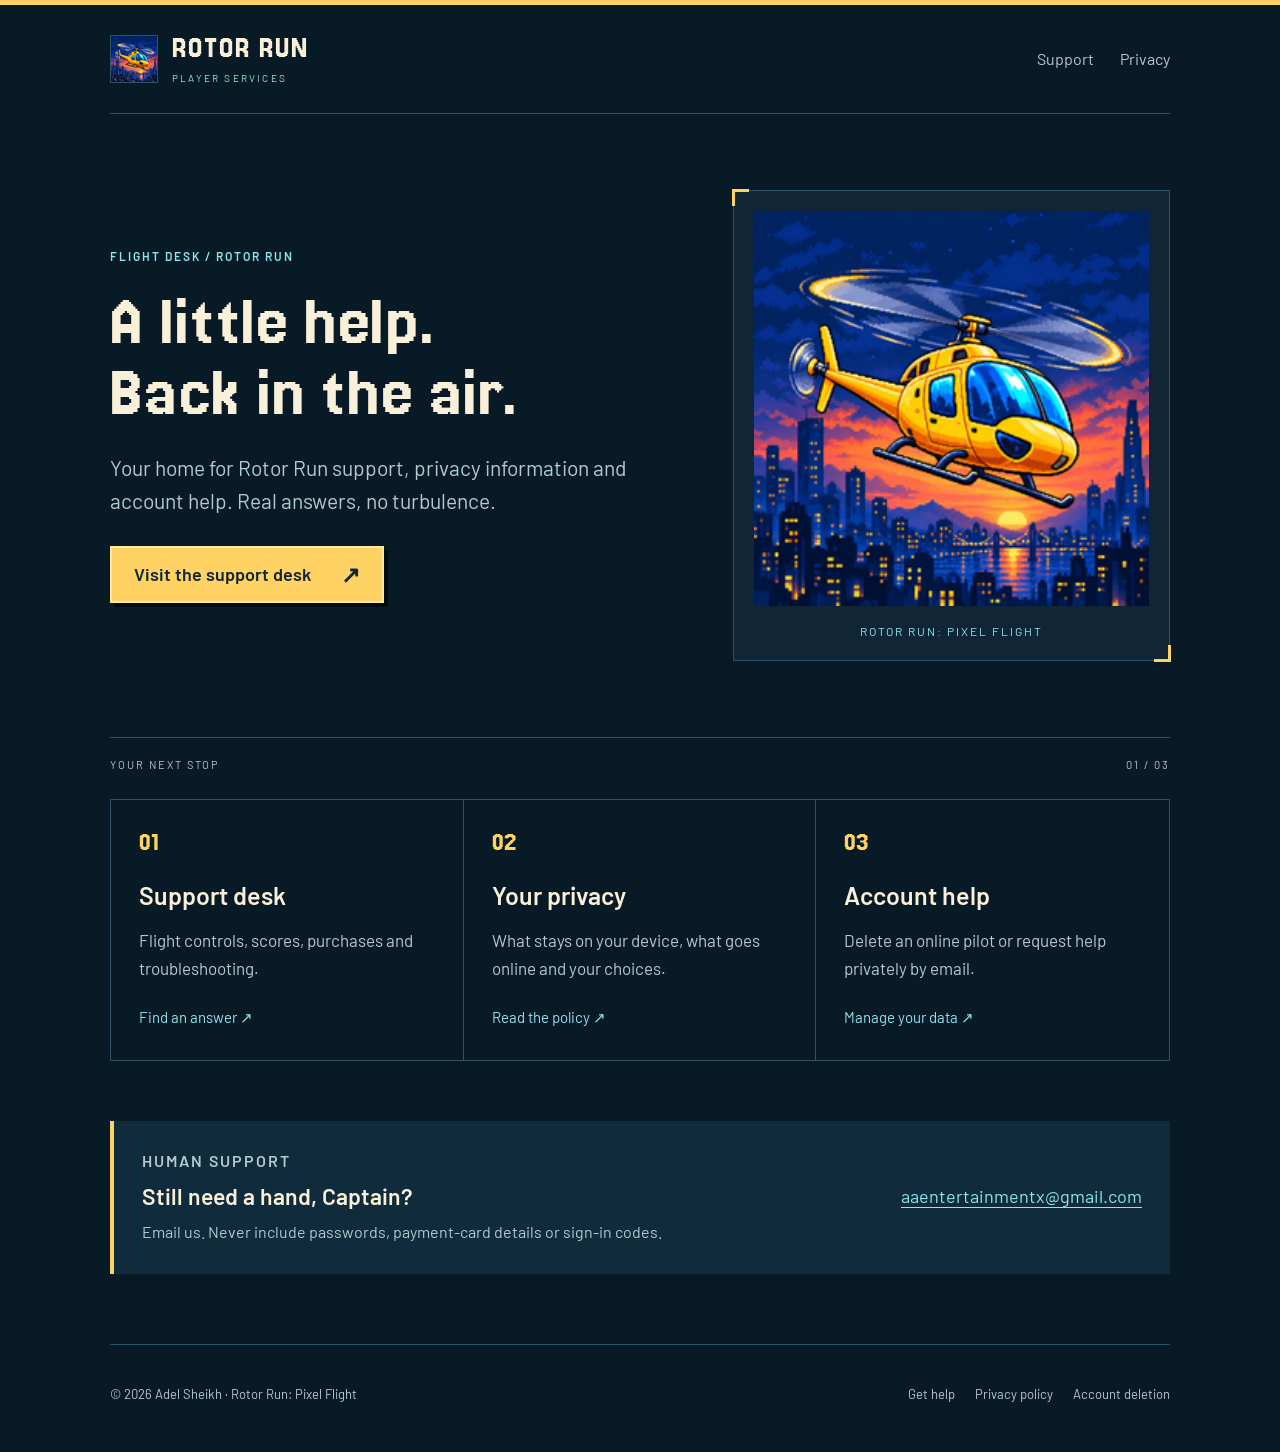
<file: index.html>
<!doctype html>
<html lang="en"><head><meta charset="utf-8"><meta name="viewport" content="width=device-width, initial-scale=1">
<meta name="description" content="Official Rotor Run: Pixel Flight support, privacy information and account-deletion help."><meta name="referrer" content="no-referrer">
<meta http-equiv="Content-Security-Policy" content="default-src 'none'; img-src 'self'; style-src 'self'; font-src 'self'; base-uri 'none'; form-action 'none'">
<meta name="theme-color" content="#0a1e2b"><title>Player support & privacy · Rotor Run</title>
<link rel="icon" type="image/png" href="assets/icon-120.png"><link rel="stylesheet" href="assets/site.css">
</head><body><a class="skip" href="#main">Skip to content</a><div class="shell"><header class="masthead"><a class="brand" href="index.html"><img src="assets/icon-120.png" width="48" height="48" alt=""><span>ROTOR RUN<small>PLAYER SERVICES</small></span></a><nav aria-label="Main navigation"><a href="support/">Support</a><a href="privacy/">Privacy</a></nav></header><main id="main">
<section class="hero"><div><p class="eyebrow">FLIGHT DESK / ROTOR RUN</p><h1>A little help.<br>Back in the air.</h1><p class="lede">Your home for Rotor Run support, privacy information and account help. Real answers, no turbulence.</p><a class="button" href="support/">Visit the support desk <span aria-hidden="true">↗</span></a></div><figure class="hero-art"><img src="assets/icon-256.png" width="256" height="256" alt="Yellow Rotor Run helicopter with spinning rotors over a sunset city"><figcaption>ROTOR RUN: PIXEL FLIGHT</figcaption></figure></section>
<div class="section-rule"><span>YOUR NEXT STOP</span><span aria-hidden="true">01 / 03</span></div>
<section class="routes" aria-label="Player services"><a class="route" href="support/"><span class="route-num">01</span><h2>Support desk</h2><p>Flight controls, scores, purchases and troubleshooting.</p><span class="route-link">Find an answer ↗</span></a><a class="route" href="privacy/"><span class="route-num">02</span><h2>Your privacy</h2><p>What stays on your device, what goes online and your choices.</p><span class="route-link">Read the policy ↗</span></a><a class="route" href="account-deletion/"><span class="route-num">03</span><h2>Account help</h2><p>Delete an online pilot or request help privately by email.</p><span class="route-link">Manage your data ↗</span></a></section>
<aside class="contact-strip"><div><p class="eyebrow">HUMAN SUPPORT</p><h2>Still need a hand, Captain?</h2><p>Email us. Never include passwords, payment-card details or sign-in codes.</p></div><a href="mailto:aaentertainmentx@gmail.com?subject=Rotor%20Run%20%E2%80%94%20Support%20request">aaentertainmentx@gmail.com</a></aside>
</main><footer><p>© 2026 Adel Sheikh · Rotor Run: Pixel Flight</p><nav aria-label="Footer"><a href="support/">Get help</a><a href="privacy/">Privacy policy</a><a href="account-deletion/">Account deletion</a></nav></footer></div></body></html>
</file>
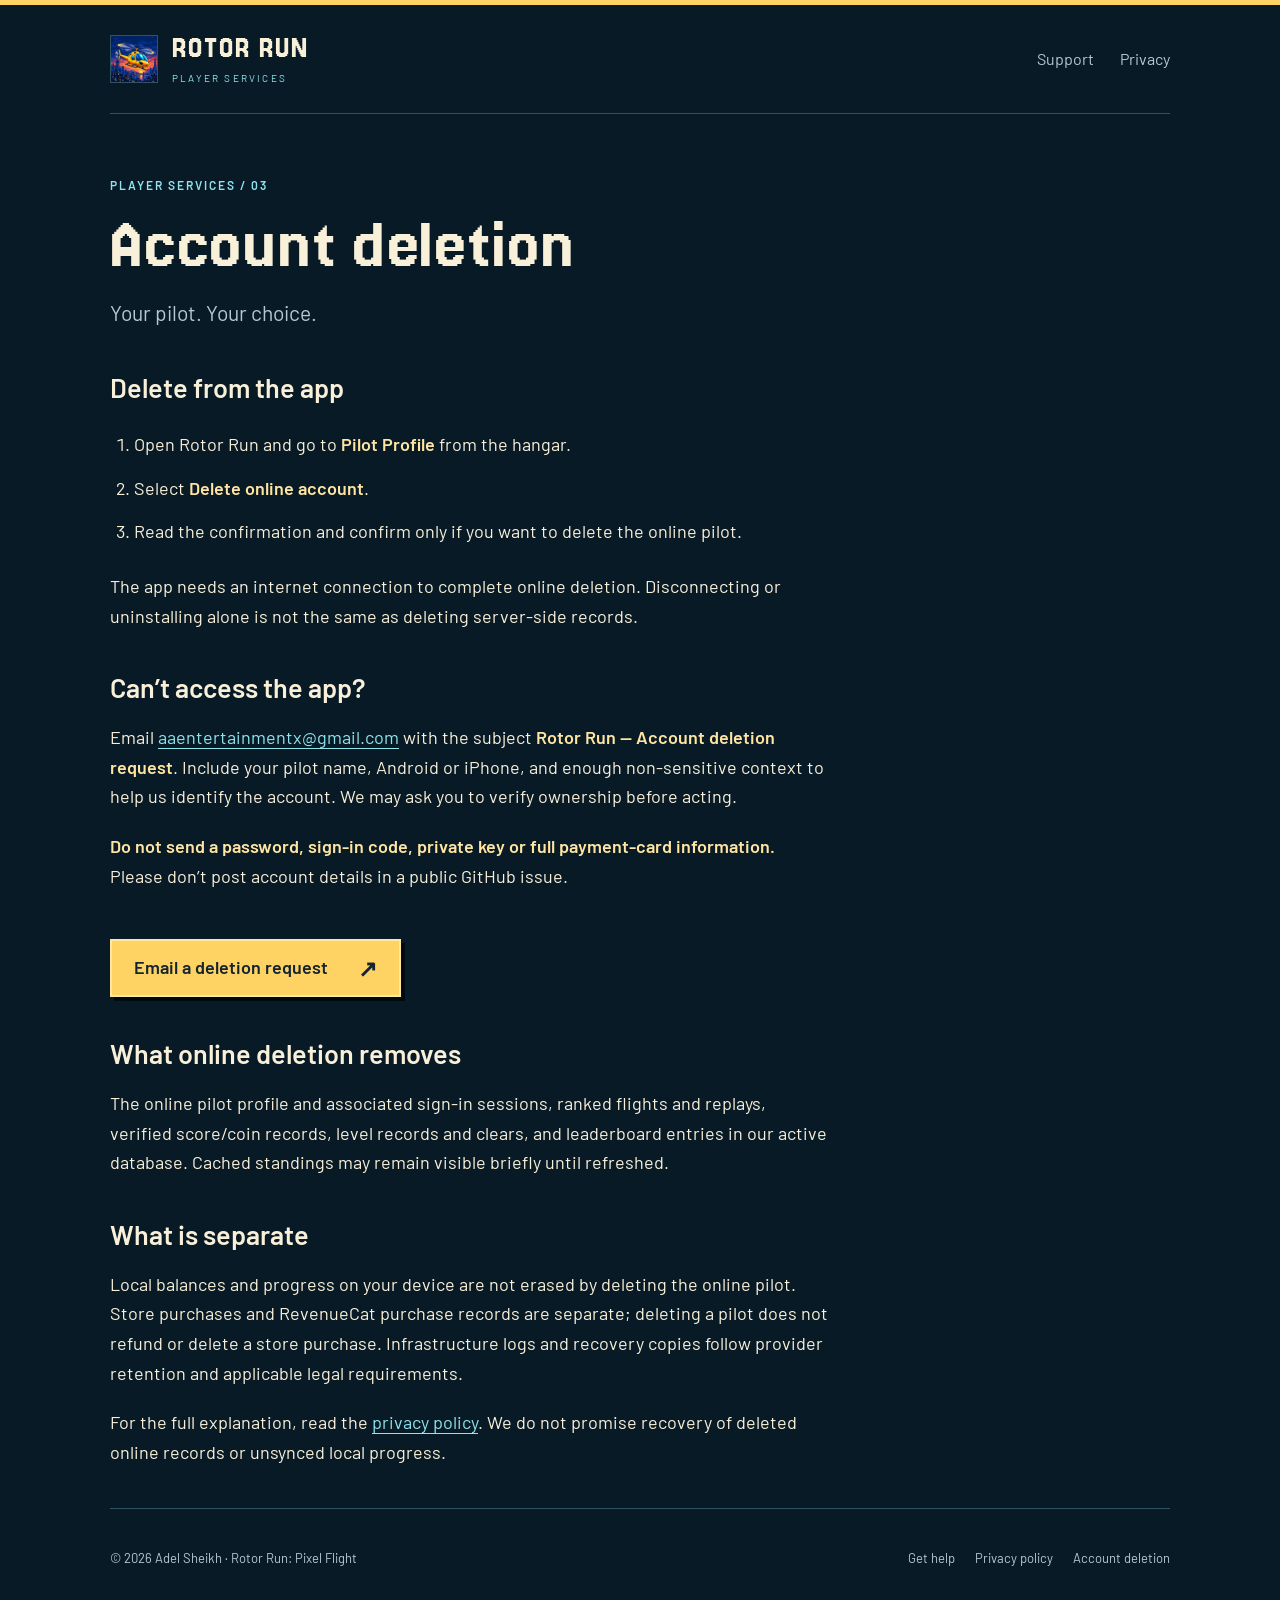
<file: account-deletion/index.html>
<!doctype html>
<html lang="en"><head><meta charset="utf-8"><meta name="viewport" content="width=device-width, initial-scale=1">
<meta name="description" content="Delete a Rotor Run online pilot in the app or request verified deletion assistance by email."><meta name="referrer" content="no-referrer">
<meta http-equiv="Content-Security-Policy" content="default-src 'none'; img-src 'self'; style-src 'self'; font-src 'self'; base-uri 'none'; form-action 'none'">
<meta name="theme-color" content="#0a1e2b"><title>Account deletion · Rotor Run</title>
<link rel="icon" type="image/png" href="../assets/icon-120.png"><link rel="stylesheet" href="../assets/site.css">
</head><body><a class="skip" href="#main">Skip to content</a><div class="shell"><header class="masthead"><a class="brand" href="../index.html"><img src="../assets/icon-120.png" width="48" height="48" alt=""><span>ROTOR RUN<small>PLAYER SERVICES</small></span></a><nav aria-label="Main navigation"><a href="../support/">Support</a><a href="../privacy/">Privacy</a></nav></header><main id="main">
<div class="page-heading"><p class="eyebrow">PLAYER SERVICES / 03</p><h1>Account deletion</h1><p class="lede">Your pilot. Your choice.</p></div>
<article class="article narrow"><section><h2>Delete from the app</h2><ol class="steps"><li>Open Rotor Run and go to <strong>Pilot Profile</strong> from the hangar.</li><li>Select <strong>Delete online account</strong>.</li><li>Read the confirmation and confirm only if you want to delete the online pilot.</li></ol><p>The app needs an internet connection to complete online deletion. Disconnecting or uninstalling alone is not the same as deleting server-side records.</p></section>
<section><h2>Can’t access the app?</h2><p>Email <a href="mailto:aaentertainmentx@gmail.com?subject=Rotor%20Run%20%E2%80%94%20Account%20deletion%20request">aaentertainmentx@gmail.com</a> with the subject <strong>Rotor Run — Account deletion request</strong>. Include your pilot name, Android or iPhone, and enough non-sensitive context to help us identify the account. We may ask you to verify ownership before acting.</p><p><strong>Do not send a password, sign-in code, private key or full payment-card information.</strong> Please don’t post account details in a public GitHub issue.</p><a class="button" href="mailto:aaentertainmentx@gmail.com?subject=Rotor%20Run%20%E2%80%94%20Account%20deletion%20request">Email a deletion request <span aria-hidden="true">↗</span></a></section>
<section><h2>What online deletion removes</h2><p>The online pilot profile and associated sign-in sessions, ranked flights and replays, verified score/coin records, level records and clears, and leaderboard entries in our active database. Cached standings may remain visible briefly until refreshed.</p></section>
<section><h2>What is separate</h2><p>Local balances and progress on your device are not erased by deleting the online pilot. Store purchases and RevenueCat purchase records are separate; deleting a pilot does not refund or delete a store purchase. Infrastructure logs and recovery copies follow provider retention and applicable legal requirements.</p><p>For the full explanation, read the <a href="../privacy/">privacy policy</a>. We do not promise recovery of deleted online records or unsynced local progress.</p></section></article>
</main><footer><p>© 2026 Adel Sheikh · Rotor Run: Pixel Flight</p><nav aria-label="Footer"><a href="../support/">Get help</a><a href="../privacy/">Privacy policy</a><a href="../account-deletion/">Account deletion</a></nav></footer></div></body></html>
</file>
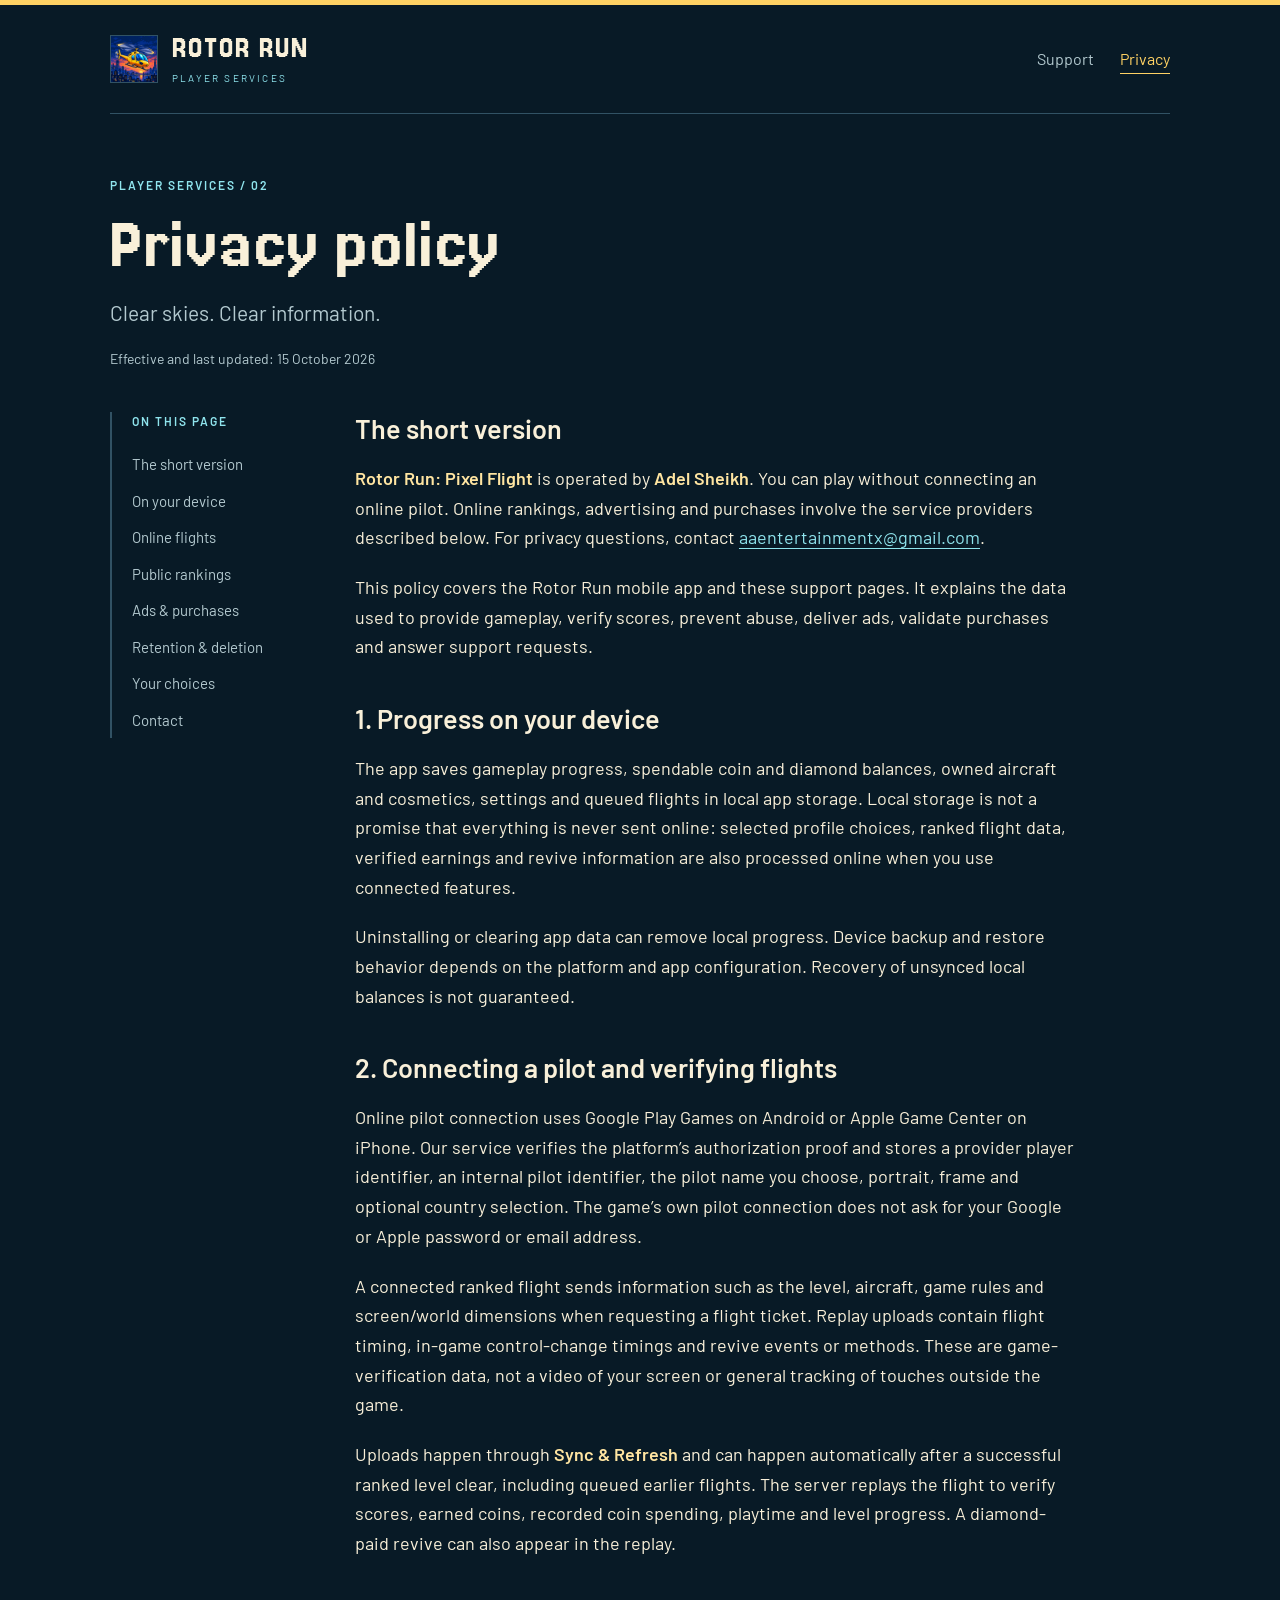
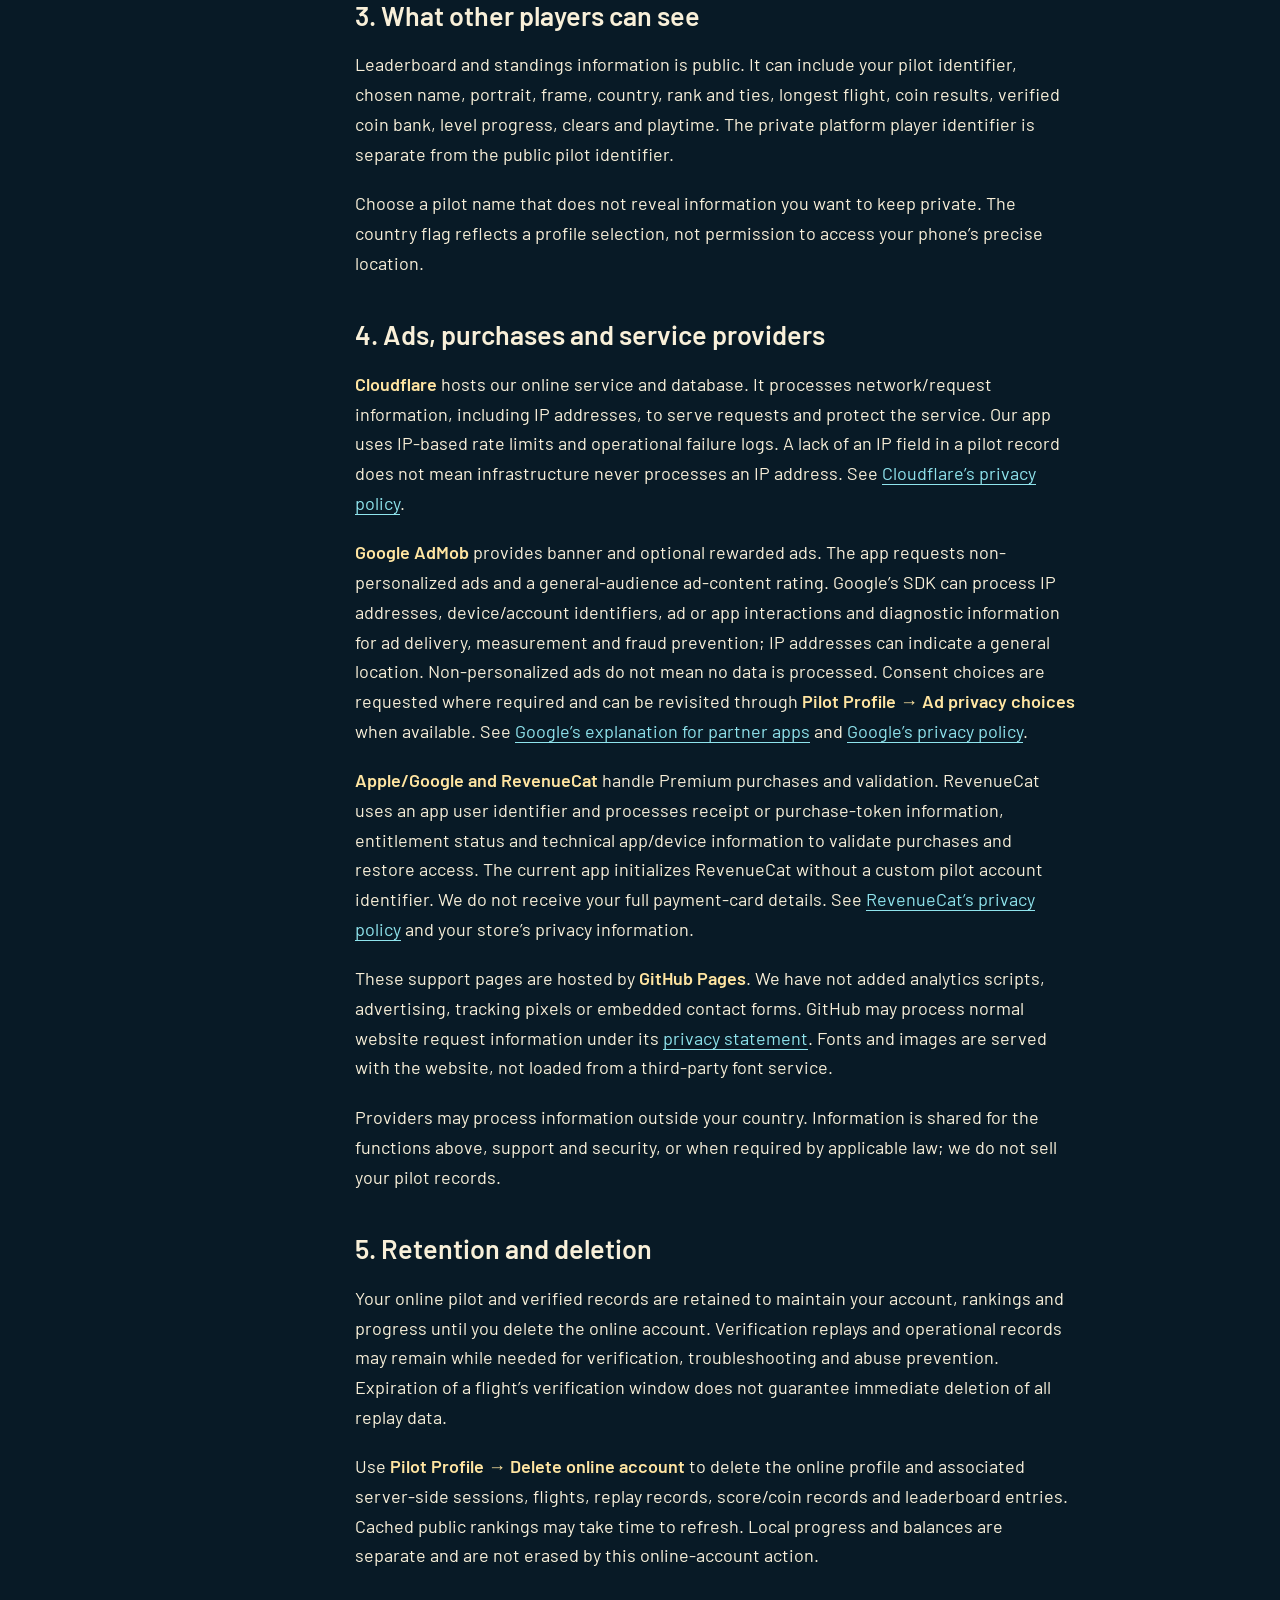
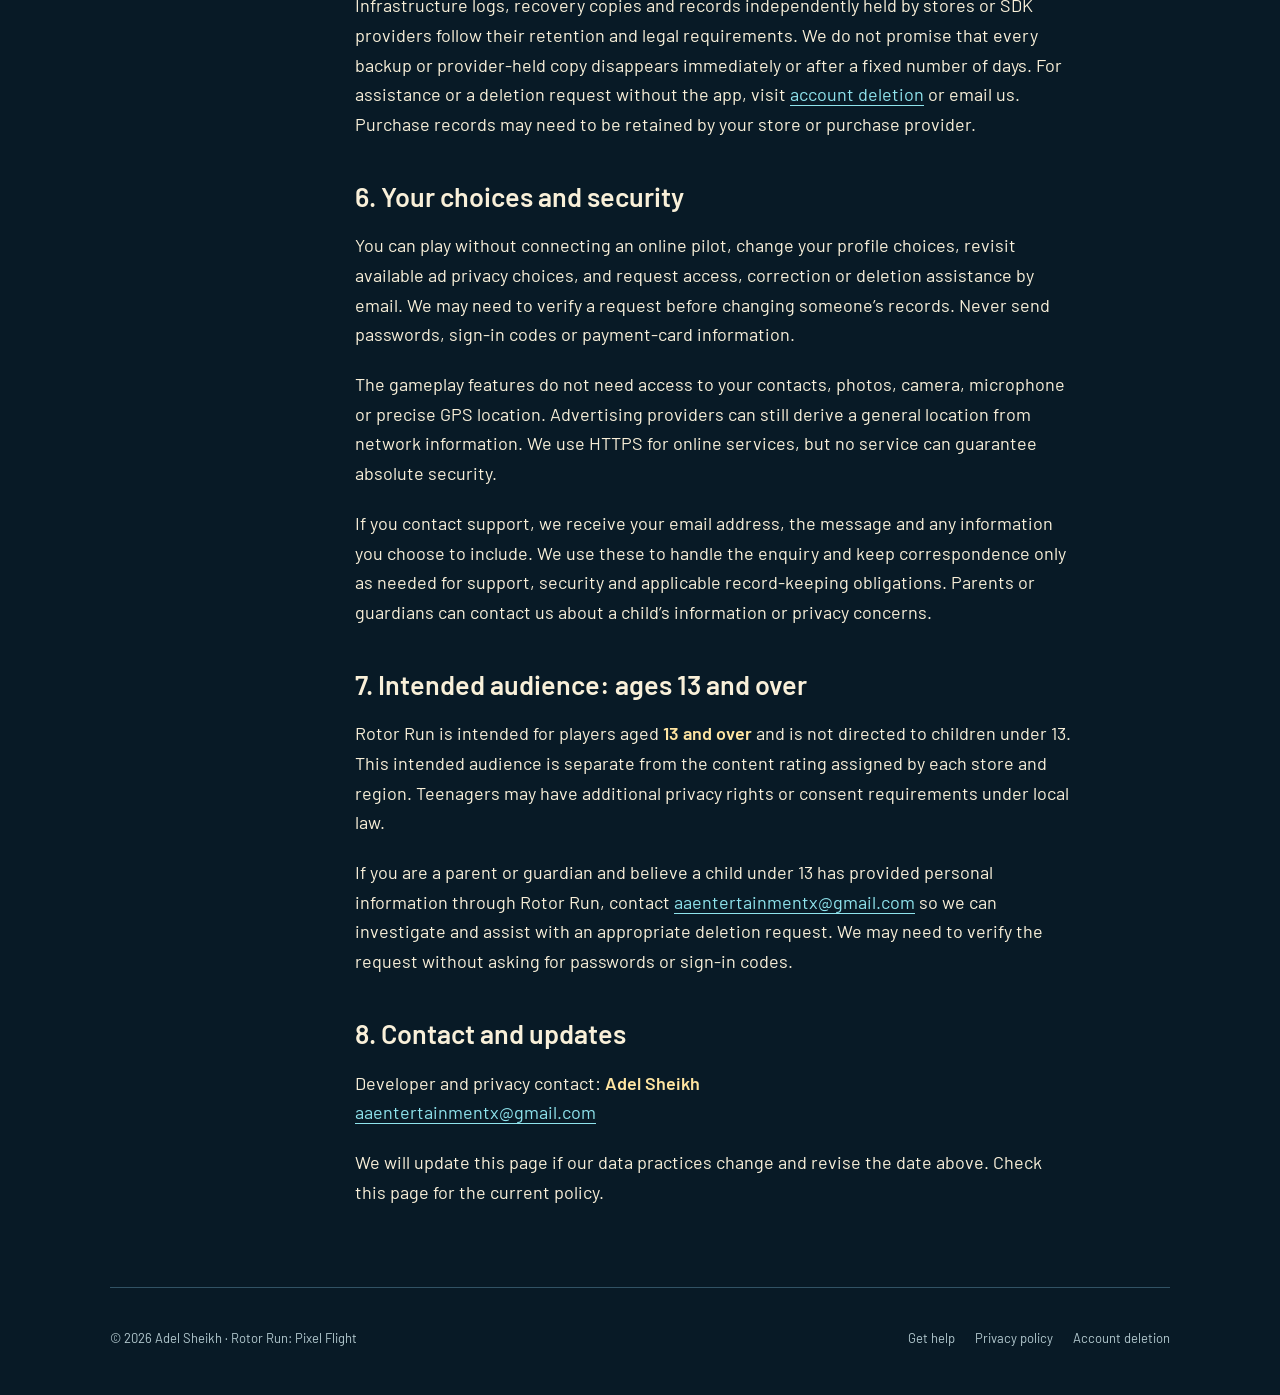
<file: privacy/index.html>
<!doctype html>
<html lang="en"><head><meta charset="utf-8"><meta name="viewport" content="width=device-width, initial-scale=1">
<meta name="description" content="How Rotor Run: Pixel Flight handles local progress, online pilot data, ads, purchases, retention and deletion."><meta name="referrer" content="no-referrer">
<meta http-equiv="Content-Security-Policy" content="default-src 'none'; img-src 'self'; style-src 'self'; font-src 'self'; base-uri 'none'; form-action 'none'">
<meta name="theme-color" content="#0a1e2b"><title>Privacy policy · Rotor Run</title>
<link rel="icon" type="image/png" href="../assets/icon-120.png"><link rel="stylesheet" href="../assets/site.css">
</head><body><a class="skip" href="#main">Skip to content</a><div class="shell"><header class="masthead"><a class="brand" href="../index.html"><img src="../assets/icon-120.png" width="48" height="48" alt=""><span>ROTOR RUN<small>PLAYER SERVICES</small></span></a><nav aria-label="Main navigation"><a href="../support/">Support</a><a aria-current="page" href="../privacy/">Privacy</a></nav></header><main id="main">
<div class="page-heading"><p class="eyebrow">PLAYER SERVICES / 02</p><h1>Privacy policy</h1><p class="lede">Clear skies. Clear information.</p><p class="meta">Effective and last updated: 15 October 2026</p></div>
<div class="policy-layout"><aside class="toc" aria-label="On this page"><p class="eyebrow">ON THIS PAGE</p><a href="#overview">The short version</a><a href="#local">On your device</a><a href="#online">Online flights</a><a href="#public">Public rankings</a><a href="#providers">Ads &amp; purchases</a><a href="#retention">Retention &amp; deletion</a><a href="#choices">Your choices</a><a href="#contact">Contact</a></aside><article class="article">
<section id="overview"><h2>The short version</h2><p><strong>Rotor Run: Pixel Flight</strong> is operated by <strong>Adel Sheikh</strong>. You can play without connecting an online pilot. Online rankings, advertising and purchases involve the service providers described below. For privacy questions, contact <a href="mailto:aaentertainmentx@gmail.com?subject=Rotor%20Run%20%E2%80%94%20Privacy%20enquiry">aaentertainmentx@gmail.com</a>.</p><p>This policy covers the Rotor Run mobile app and these support pages. It explains the data used to provide gameplay, verify scores, prevent abuse, deliver ads, validate purchases and answer support requests.</p></section>
<section id="local"><h2>1. Progress on your device</h2><p>The app saves gameplay progress, spendable coin and diamond balances, owned aircraft and cosmetics, settings and queued flights in local app storage. Local storage is not a promise that everything is never sent online: selected profile choices, ranked flight data, verified earnings and revive information are also processed online when you use connected features.</p><p>Uninstalling or clearing app data can remove local progress. Device backup and restore behavior depends on the platform and app configuration. Recovery of unsynced local balances is not guaranteed.</p></section>
<section id="online"><h2>2. Connecting a pilot and verifying flights</h2><p>Online pilot connection uses Google Play Games on Android or Apple Game Center on iPhone. Our service verifies the platform’s authorization proof and stores a provider player identifier, an internal pilot identifier, the pilot name you choose, portrait, frame and optional country selection. The game’s own pilot connection does not ask for your Google or Apple password or email address.</p><p>A connected ranked flight sends information such as the level, aircraft, game rules and screen/world dimensions when requesting a flight ticket. Replay uploads contain flight timing, in-game control-change timings and revive events or methods. These are game-verification data, not a video of your screen or general tracking of touches outside the game.</p><p>Uploads happen through <strong>Sync &amp; Refresh</strong> and can happen automatically after a successful ranked level clear, including queued earlier flights. The server replays the flight to verify scores, earned coins, recorded coin spending, playtime and level progress. A diamond-paid revive can also appear in the replay.</p></section>
<section id="public"><h2>3. What other players can see</h2><p>Leaderboard and standings information is public. It can include your pilot identifier, chosen name, portrait, frame, country, rank and ties, longest flight, coin results, verified coin bank, level progress, clears and playtime. The private platform player identifier is separate from the public pilot identifier.</p><p>Choose a pilot name that does not reveal information you want to keep private. The country flag reflects a profile selection, not permission to access your phone’s precise location.</p></section>
<section id="providers"><h2>4. Ads, purchases and service providers</h2><p><strong>Cloudflare</strong> hosts our online service and database. It processes network/request information, including IP addresses, to serve requests and protect the service. Our app uses IP-based rate limits and operational failure logs. A lack of an IP field in a pilot record does not mean infrastructure never processes an IP address. See <a href="https://www.cloudflare.com/privacypolicy/">Cloudflare’s privacy policy</a>.</p><p><strong>Google AdMob</strong> provides banner and optional rewarded ads. The app requests non-personalized ads and a general-audience ad-content rating. Google’s SDK can process IP addresses, device/account identifiers, ad or app interactions and diagnostic information for ad delivery, measurement and fraud prevention; IP addresses can indicate a general location. Non-personalized ads do not mean no data is processed. Consent choices are requested where required and can be revisited through <strong>Pilot Profile → Ad privacy choices</strong> when available. See <a href="https://policies.google.com/technologies/partner-sites">Google’s explanation for partner apps</a> and <a href="https://policies.google.com/privacy">Google’s privacy policy</a>.</p><p><strong>Apple/Google and RevenueCat</strong> handle Premium purchases and validation. RevenueCat uses an app user identifier and processes receipt or purchase-token information, entitlement status and technical app/device information to validate purchases and restore access. The current app initializes RevenueCat without a custom pilot account identifier. We do not receive your full payment-card details. See <a href="https://www.revenuecat.com/privacy">RevenueCat’s privacy policy</a> and your store’s privacy information.</p><p>These support pages are hosted by <strong>GitHub Pages</strong>. We have not added analytics scripts, advertising, tracking pixels or embedded contact forms. GitHub may process normal website request information under its <a href="https://docs.github.com/en/site-policy/privacy-policies/github-general-privacy-statement">privacy statement</a>. Fonts and images are served with the website, not loaded from a third-party font service.</p><p>Providers may process information outside your country. Information is shared for the functions above, support and security, or when required by applicable law; we do not sell your pilot records.</p></section>
<section id="retention"><h2>5. Retention and deletion</h2><p>Your online pilot and verified records are retained to maintain your account, rankings and progress until you delete the online account. Verification replays and operational records may remain while needed for verification, troubleshooting and abuse prevention. Expiration of a flight’s verification window does not guarantee immediate deletion of all replay data.</p><p>Use <strong>Pilot Profile → Delete online account</strong> to delete the online profile and associated server-side sessions, flights, replay records, score/coin records and leaderboard entries. Cached public rankings may take time to refresh. Local progress and balances are separate and are not erased by this online-account action.</p><p>Infrastructure logs, recovery copies and records independently held by stores or SDK providers follow their retention and legal requirements. We do not promise that every backup or provider-held copy disappears immediately or after a fixed number of days. For assistance or a deletion request without the app, visit <a href="../account-deletion/">account deletion</a> or email us. Purchase records may need to be retained by your store or purchase provider.</p></section>
<section id="choices"><h2>6. Your choices and security</h2><p>You can play without connecting an online pilot, change your profile choices, revisit available ad privacy choices, and request access, correction or deletion assistance by email. We may need to verify a request before changing someone’s records. Never send passwords, sign-in codes or payment-card information.</p><p>The gameplay features do not need access to your contacts, photos, camera, microphone or precise GPS location. Advertising providers can still derive a general location from network information. We use HTTPS for online services, but no service can guarantee absolute security.</p><p>If you contact support, we receive your email address, the message and any information you choose to include. We use these to handle the enquiry and keep correspondence only as needed for support, security and applicable record-keeping obligations. Parents or guardians can contact us about a child’s information or privacy concerns.</p></section>
<section id="audience"><h2>7. Intended audience: ages 13 and over</h2><p>Rotor Run is intended for players aged <strong>13 and over</strong> and is not directed to children under 13. This intended audience is separate from the content rating assigned by each store and region. Teenagers may have additional privacy rights or consent requirements under local law.</p><p>If you are a parent or guardian and believe a child under 13 has provided personal information through Rotor Run, contact <a href="mailto:aaentertainmentx@gmail.com?subject=Rotor%20Run%20%E2%80%94%20Child%20privacy%20enquiry">aaentertainmentx@gmail.com</a> so we can investigate and assist with an appropriate deletion request. We may need to verify the request without asking for passwords or sign-in codes.</p></section>
<section id="contact"><h2>8. Contact and updates</h2><p>Developer and privacy contact: <strong>Adel Sheikh</strong><br><a href="mailto:aaentertainmentx@gmail.com?subject=Rotor%20Run%20%E2%80%94%20Privacy%20enquiry">aaentertainmentx@gmail.com</a></p><p>We will update this page if our data practices change and revise the date above. Check this page for the current policy.</p></section>
</article></div>
</main><footer><p>© 2026 Adel Sheikh · Rotor Run: Pixel Flight</p><nav aria-label="Footer"><a href="../support/">Get help</a><a href="../privacy/">Privacy policy</a><a href="../account-deletion/">Account deletion</a></nav></footer></div></body></html>
</file>
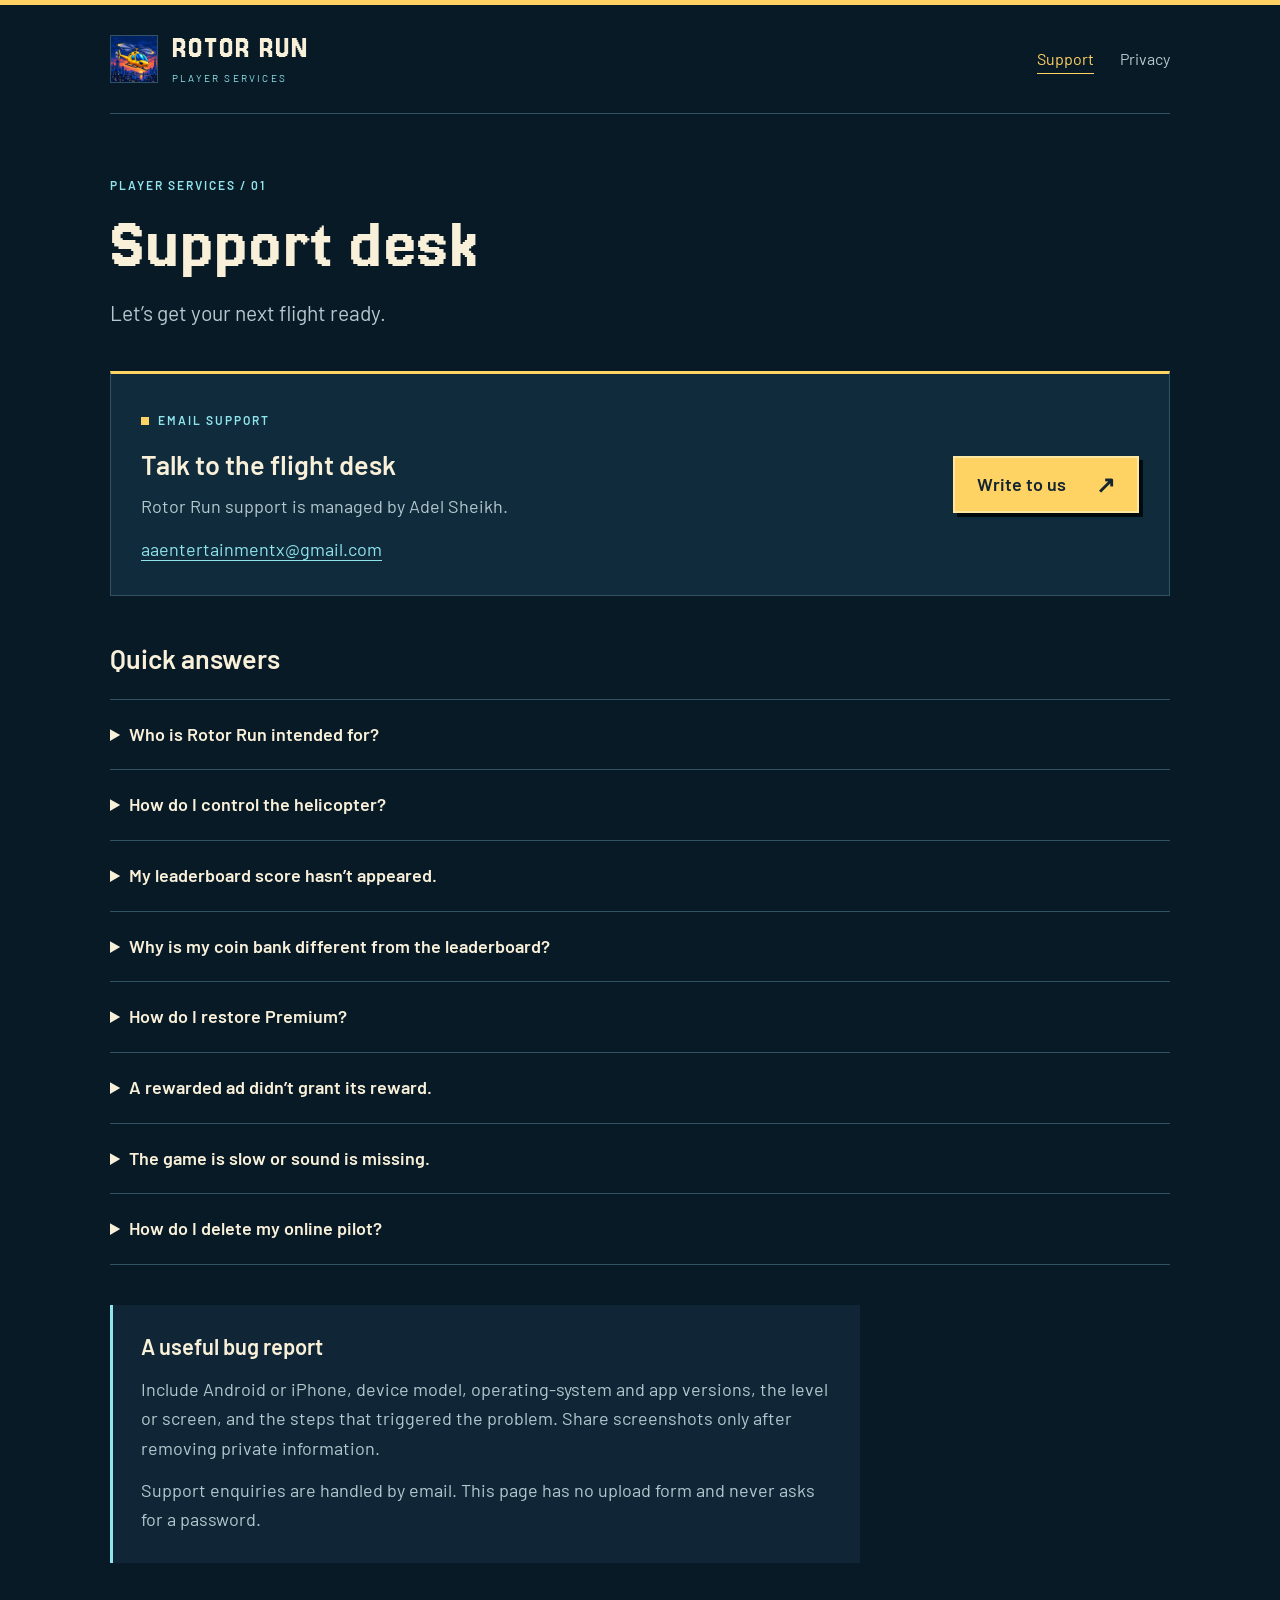
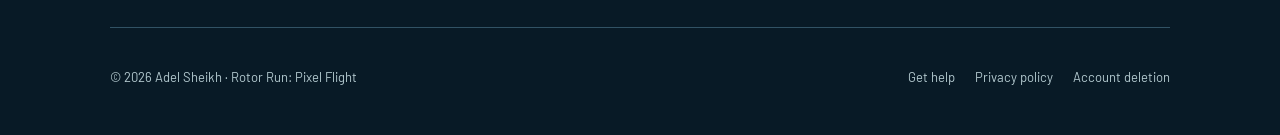
<file: support/index.html>
<!doctype html>
<html lang="en"><head><meta charset="utf-8"><meta name="viewport" content="width=device-width, initial-scale=1">
<meta name="description" content="Get help with Rotor Run controls, leaderboard syncing, Premium purchases and account deletion."><meta name="referrer" content="no-referrer">
<meta http-equiv="Content-Security-Policy" content="default-src 'none'; img-src 'self'; style-src 'self'; font-src 'self'; base-uri 'none'; form-action 'none'">
<meta name="theme-color" content="#0a1e2b"><title>Support · Rotor Run</title>
<link rel="icon" type="image/png" href="../assets/icon-120.png"><link rel="stylesheet" href="../assets/site.css">
</head><body><a class="skip" href="#main">Skip to content</a><div class="shell"><header class="masthead"><a class="brand" href="../index.html"><img src="../assets/icon-120.png" width="48" height="48" alt=""><span>ROTOR RUN<small>PLAYER SERVICES</small></span></a><nav aria-label="Main navigation"><a aria-current="page" href="../support/">Support</a><a href="../privacy/">Privacy</a></nav></header><main id="main">
<div class="page-heading"><p class="eyebrow">PLAYER SERVICES / 01</p><h1>Support desk</h1><p class="lede">Let’s get your next flight ready.</p></div>
<section class="contact-panel" aria-label="Contact support"><div><span class="status-dot" aria-hidden="true"></span><span class="eyebrow">EMAIL SUPPORT</span><h2>Talk to the flight desk</h2><p>Rotor Run support is managed by Adel Sheikh.</p><a class="email" href="mailto:aaentertainmentx@gmail.com?subject=Rotor%20Run%20%E2%80%94%20Support%20request">aaentertainmentx@gmail.com</a></div><a class="button" href="mailto:aaentertainmentx@gmail.com?subject=Rotor%20Run%20%E2%80%94%20Support%20request">Write to us <span aria-hidden="true">↗</span></a></section>
<section class="article faq"><h2>Quick answers</h2>
<details><summary>Who is Rotor Run intended for?</summary><p>Rotor Run is intended for players aged <strong>13 and over</strong>, not children under 13. Store content ratings can vary by region. Parents and guardians can contact us about a child’s privacy or deletion request.</p></details>
<details><summary>How do I control the helicopter?</summary><p>Touch and hold to climb. Release to descend. Avoid the environment and incoming hazards. The takeoff prompt appears before the flight begins.</p></details>
<details><summary>My leaderboard score hasn’t appeared.</summary><p>Check that your online pilot is connected and your phone has an internet connection. Open the leaderboard and use <strong>Sync &amp; Refresh</strong>. A successful ranked level clear can also trigger synchronization. Unverified, disconnected or failed uploads may not appear immediately.</p><p>If it still looks wrong, email your platform, pilot name, approximate flight time and a screenshot of the error. Do not send passwords or sign-in codes.</p></details>
<details><summary>Why is my coin bank different from the leaderboard?</summary><p>The spendable balance on your device and the online verified coin record are not the same thing. The leaderboard uses server-verified earnings and recorded coin spending, rather than importing every local coin.</p></details>
<details><summary>How do I restore Premium?</summary><p>Use the app’s <strong>Restore purchases</strong> option with the same Apple or Google account used for the purchase. Store purchases and local coins are separate. Restoration between different stores or platforms is not guaranteed.</p><p>If restoration fails, send the platform and store order reference privately by email. Never send your payment-card details.</p></details>
<details><summary>A rewarded ad didn’t grant its reward.</summary><p>Rewards require the ad provider to report successful completion. If the ad fails or closes early, don’t repeatedly spend coins to work around it. Tell us your platform, app version and what happened.</p></details>
<details><summary>The game is slow or sound is missing.</summary><p>Check the app’s mute setting and your phone’s media volume. Close other demanding apps, then restart Rotor Run when you are not in a flight. If the issue repeats, send your device model, operating-system version, game version and level.</p><p>Avoid uninstalling just to troubleshoot: locally stored progress may be lost. We cannot promise recovery of unsynced local balances.</p></details>
<details><summary>How do I delete my online pilot?</summary><p>Open <strong>Pilot Profile → Delete online account</strong> and confirm. For help without the app, see our <a href="../account-deletion/">account-deletion page</a>.</p></details>
</section>
<aside class="note"><h2>A useful bug report</h2><p>Include Android or iPhone, device model, operating-system and app versions, the level or screen, and the steps that triggered the problem. Share screenshots only after removing private information.</p><p>Support enquiries are handled by email. This page has no upload form and never asks for a password.</p></aside>
</main><footer><p>© 2026 Adel Sheikh · Rotor Run: Pixel Flight</p><nav aria-label="Footer"><a href="../support/">Get help</a><a href="../privacy/">Privacy policy</a><a href="../account-deletion/">Account deletion</a></nav></footer></div></body></html>
</file>
<file: assets/site.css>
@font-face{font-family:Barlow;src:url("Barlow-Regular.ttf") format("truetype");font-style:normal;font-weight:400;font-display:swap}
@font-face{font-family:Barlow;src:url("Barlow-Semibold.ttf") format("truetype");font-style:normal;font-weight:600 800;font-display:swap}
@font-face{font-family:Jersey;src:url("Jersey20-Regular.ttf") format("truetype");font-style:normal;font-weight:400;font-display:swap}
:root{color-scheme:dark;--bg:#081a26;--panel:#102b3b;--line:#315264;--text:#f9f0d9;--muted:#b3c9cf;--gold:#ffd264;--cyan:#8fe4ed}
*{box-sizing:border-box}html{scroll-behavior:smooth;scroll-padding-top:24px}
body{margin:0;background:var(--bg);color:var(--text);font:18px/1.65 Barlow,Georgia,serif;border-top:5px solid var(--gold)}
.shell{max-width:1140px;padding:0 40px;margin:auto}
a{color:var(--cyan);text-underline-offset:4px;text-decoration-thickness:1px}
a:hover{color:var(--gold)}a:focus-visible,summary:focus-visible{outline:3px solid var(--gold);outline-offset:5px}
.skip{position:absolute;top:-100px;left:16px;padding:12px;background:var(--gold);color:var(--bg);z-index:10}
.skip:focus{top:12px}.masthead{display:flex;align-items:center;justify-content:space-between;gap:24px;padding:27px 0;border-bottom:1px solid var(--line)}
.brand{display:flex;align-items:center;gap:14px;text-decoration:none;color:var(--text);line-height:1;font:32px/1 Jersey,Georgia,serif;letter-spacing:1px}
.brand img{border:1px solid var(--line)}.brand small{display:block;font:10px/1.5 Barlow,Georgia,serif;letter-spacing:2.2px;color:var(--cyan);margin-top:7px}
nav{display:flex;gap:26px;flex-wrap:wrap}nav a{display:flex;min-height:44px;align-items:center;color:var(--muted);font-size:16px;text-decoration:none}
nav a[aria-current]{color:var(--gold);text-decoration:underline;text-underline-offset:8px}
h1,h2,h3,p,figure{margin:0}h1{font:72px/.98 Jersey,Georgia,serif;font-weight:400;letter-spacing:.3px;text-wrap:balance}
h2{font-weight:600;font-size:27px;line-height:1.25}h3{font-size:22px;line-height:1.3}.eyebrow{font-size:12px;line-height:1.5;letter-spacing:2px;font-weight:600;color:var(--cyan)}
.hero{display:grid;grid-template-columns:1.3fr 1fr;gap:56px;align-items:center;padding:76px 0}
.hero .eyebrow{margin-bottom:22px}.lede{font-size:21px;line-height:1.55;color:var(--muted);max-width:43ch;margin-top:24px}
.button{display:inline-flex;align-items:center;justify-content:space-between;gap:30px;min-height:52px;padding:12px 22px;background:var(--gold);color:#122530;border:2px solid #ffe7a2;box-shadow:4px 4px 0 #000b10;font-weight:600;text-decoration:none;margin-top:28px}
.button:hover{background:#ffe29a;color:#122530;box-shadow:2px 2px 0 #000b10}.button span{font-size:23px;line-height:1}
.hero-art{text-align:center;padding:20px;position:relative;border:1px solid var(--line);background:#102636}
.hero-art:before,.hero-art:after{content:"";position:absolute;width:14px;height:14px;border:3px solid var(--gold)}
.hero-art:before{top:-2px;left:-2px;border-right:0;border-bottom:0}.hero-art:after{bottom:-2px;right:-2px;border-left:0;border-top:0}
.hero-art img{display:block;max-width:100%;height:auto;width:100%;image-rendering:auto}
figcaption{font:12px/1.5 Barlow,Georgia,serif;letter-spacing:2px;color:var(--cyan);margin-top:16px}
.section-rule{display:flex;justify-content:space-between;border-top:1px solid var(--line);padding-top:18px;color:var(--muted);font-size:11px;letter-spacing:2px}
.routes{display:grid;grid-template-columns:repeat(3,1fr);gap:0;margin:25px 0 60px;border:1px solid var(--line)}
.route{display:block;min-height:260px;padding:28px;text-decoration:none;color:var(--text);border-right:1px solid var(--line);transition:background .15s}
.route:last-child{border:0}.route:hover{color:var(--text);background:var(--panel)}.route-num{color:var(--gold);font:28px/1 Jersey,Georgia,serif}
.route h2{margin:22px 0 14px;font-size:25px}.route p{color:var(--muted);font-size:17px}.route-link{display:block;margin-top:23px;color:var(--cyan);font-size:15px}
.contact-strip{display:flex;align-items:center;justify-content:space-between;gap:24px;padding:28px;border-left:4px solid var(--gold);background:var(--panel);margin:48px 0 70px}
.contact-strip h2{font-size:23px;margin:9px 0}.contact-strip p{font-size:16px;color:var(--muted)}.contact-strip a{overflow-wrap:anywhere}
.page-heading{padding:62px 0 42px}.page-heading h1{margin-top:16px}.page-heading .lede{margin-top:16px}
.meta{font-size:14px;color:var(--muted);margin-top:18px}.contact-panel{display:flex;align-items:center;justify-content:space-between;gap:25px;padding:30px;background:var(--panel);border:1px solid var(--line);border-top:3px solid var(--gold);margin-bottom:46px}
.contact-panel h2{margin:14px 0 10px}.contact-panel p{color:var(--muted)}.contact-panel .button{margin-top:0;white-space:nowrap}
.status-dot{display:inline-block;width:8px;height:8px;background:var(--gold);margin-right:9px}.email{display:inline-block;margin-top:14px;overflow-wrap:anywhere}
.article{max-width:72ch}.article h2{color:var(--text);margin-bottom:18px}.article p{margin:0 0 20px}.article section{margin-bottom:40px}
.article ul,.article ol{padding-left:24px}.article strong{color:#ffe5a1;font-weight:600}.narrow{max-width:72ch}
.policy-layout{display:grid;grid-template-columns:190px minmax(0,1fr);gap:55px;align-items:start}
.toc{position:sticky;top:24px;border-left:2px solid var(--line);padding-left:20px}
.toc p{margin-bottom:16px}.toc a{display:block;font-size:15px;min-height:36px;line-height:1.5;padding:7px 0;color:var(--muted);text-decoration:none}.toc a:hover{color:var(--gold)}
.faq{max-width:none}.faq>h2{margin-bottom:23px}.faq details{border-top:1px solid var(--line);padding:0}
.faq details:last-child{border-bottom:1px solid var(--line)}summary{position:relative;cursor:pointer;min-height:64px;padding:20px 35px 20px 0;font-weight:600;color:var(--text)}
details[open] summary{color:var(--gold)}details p{max-width:73ch;color:var(--muted)}details p:last-child{padding-bottom:8px}
.note{background:#102636;padding:28px;border-left:3px solid var(--cyan);margin:40px 0 64px;max-width:75ch}
.note h2{font-size:22px;margin-bottom:14px}.note p{margin:0 0 12px;color:var(--muted)}.note p:last-child{margin-bottom:0}
.steps li{padding:7px 0}footer{border-top:1px solid var(--line);padding:28px 0 35px;margin-top:40px;display:flex;justify-content:space-between;align-items:center;gap:20px}
footer p{font-size:13px;color:var(--muted)}footer nav{gap:20px}footer a{font-size:13px}
@media(max-width:900px){.shell{padding:0 24px}.hero{gap:30px}.hero h1{font-size:60px}.contact-strip{align-items:flex-start;flex-direction:column}.policy-layout{grid-template-columns:155px minmax(0,1fr);gap:25px}.route{padding:23px}.contact-panel{align-items:flex-start;flex-direction:column}}
@media(max-width:600px){body{font-size:17px}.shell{padding:0 20px}.masthead{padding:20px 0;gap:16px;flex-wrap:wrap}.brand{font-size:29px}.brand img{width:43px;height:43px}.masthead nav{gap:24px}.masthead nav a{font-size:15px;min-height:38px}.hero{grid-template-columns:1fr;gap:36px;padding:44px 0}.hero h1,h1{font-size:56px}.hero-art{max-width:300px;justify-self:center;width:100%}.lede{font-size:19px}.routes{grid-template-columns:1fr;margin-bottom:40px}.route{min-height:0;border-right:0;border-bottom:1px solid var(--line);padding:26px}.route h2{margin:12px 0}.route-link{margin-top:15px}.contact-strip{padding:23px;margin-bottom:44px}.page-heading{padding:42px 0 32px}.contact-panel{padding:22px}.email{font-size:17px}.policy-layout{grid-template-columns:1fr;gap:35px}.toc{position:static}.toc a{display:inline-block;min-height:44px;margin-right:18px}.article h2{font-size:24px}.article section{margin-bottom:32px}.note{padding:23px}footer{align-items:flex-start;flex-direction:column}footer nav{gap:20px}.button{font-size:16px;gap:22px}.contact-panel .button{white-space:normal}}
@media(prefers-reduced-motion:reduce){html{scroll-behavior:auto}.route{transition:none}}
@media print{body{background:white;color:black;border:0}.shell{max-width:none}.masthead,.toc,footer,.skip{display:none}.policy-layout{display:block}h1,h2,.article strong,a,.meta{color:black}.page-heading{padding:0 0 24px}.article{max-width:none}}
</file>
